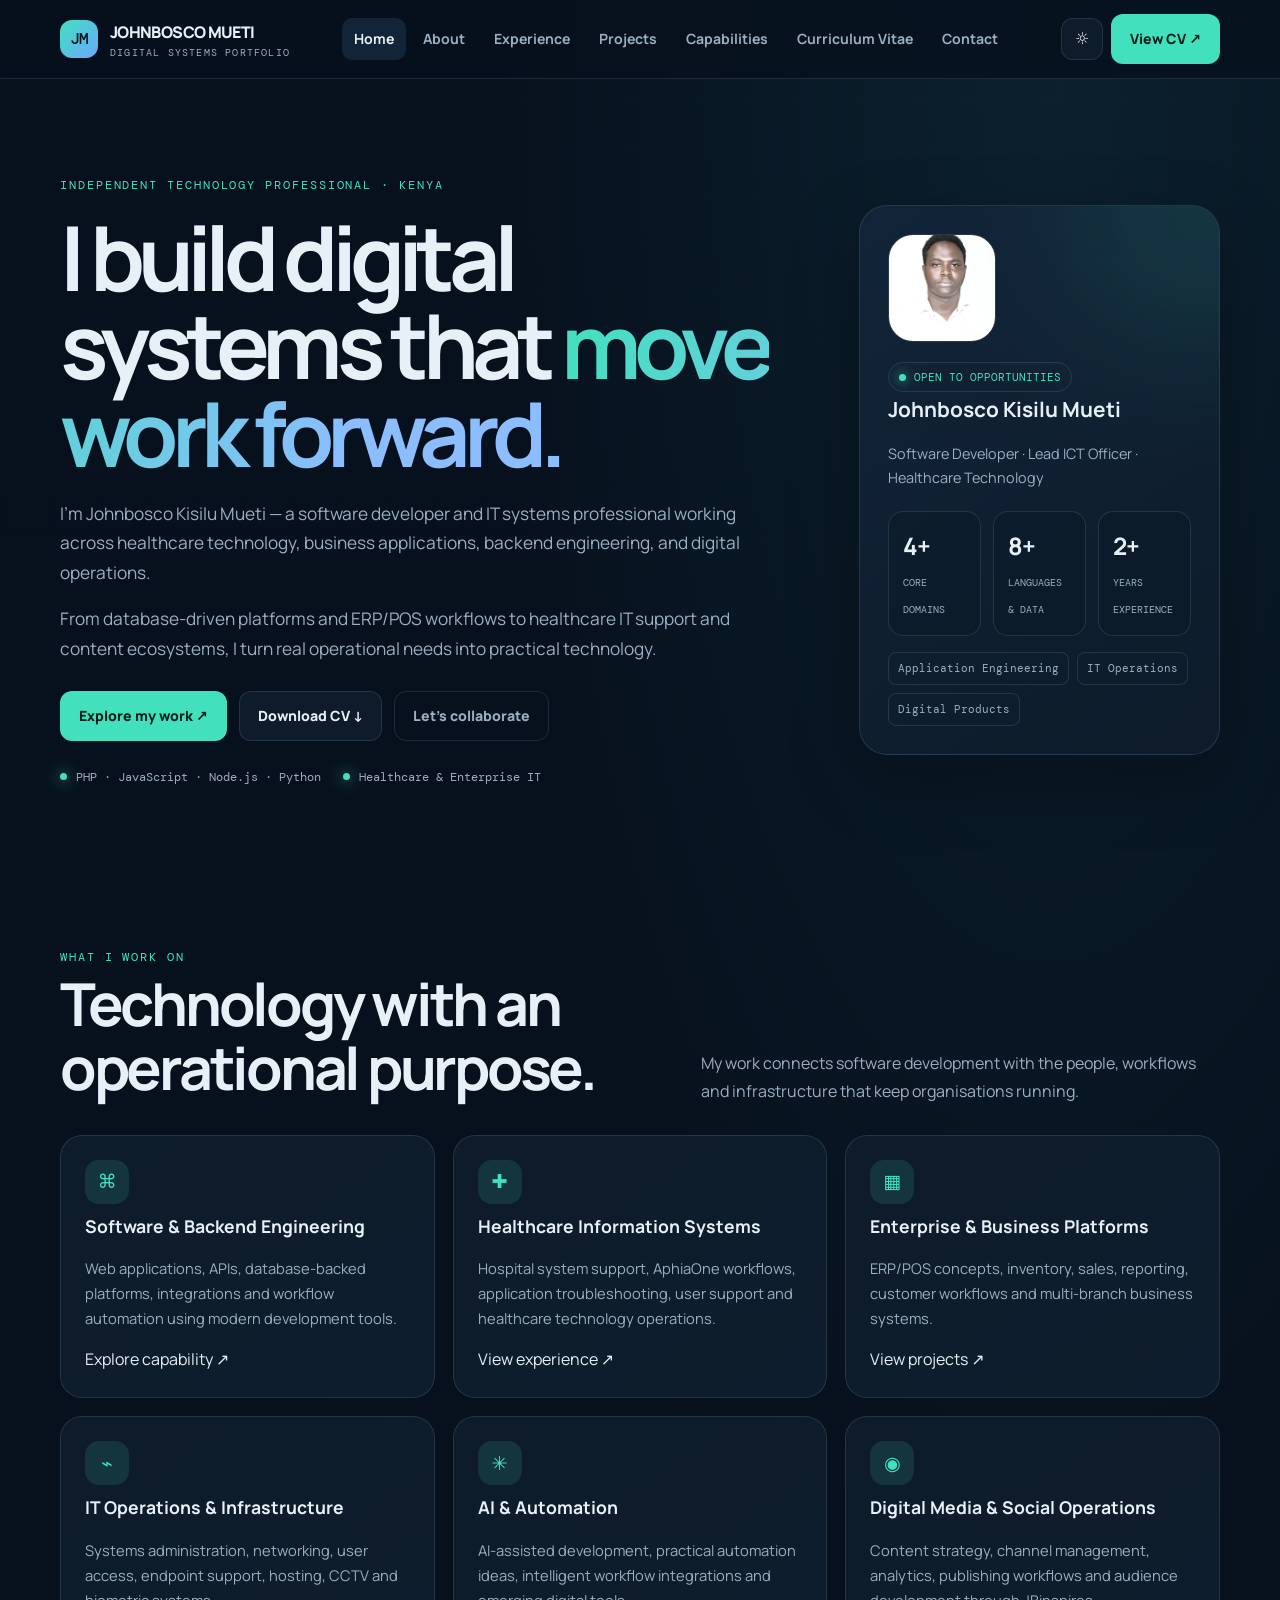
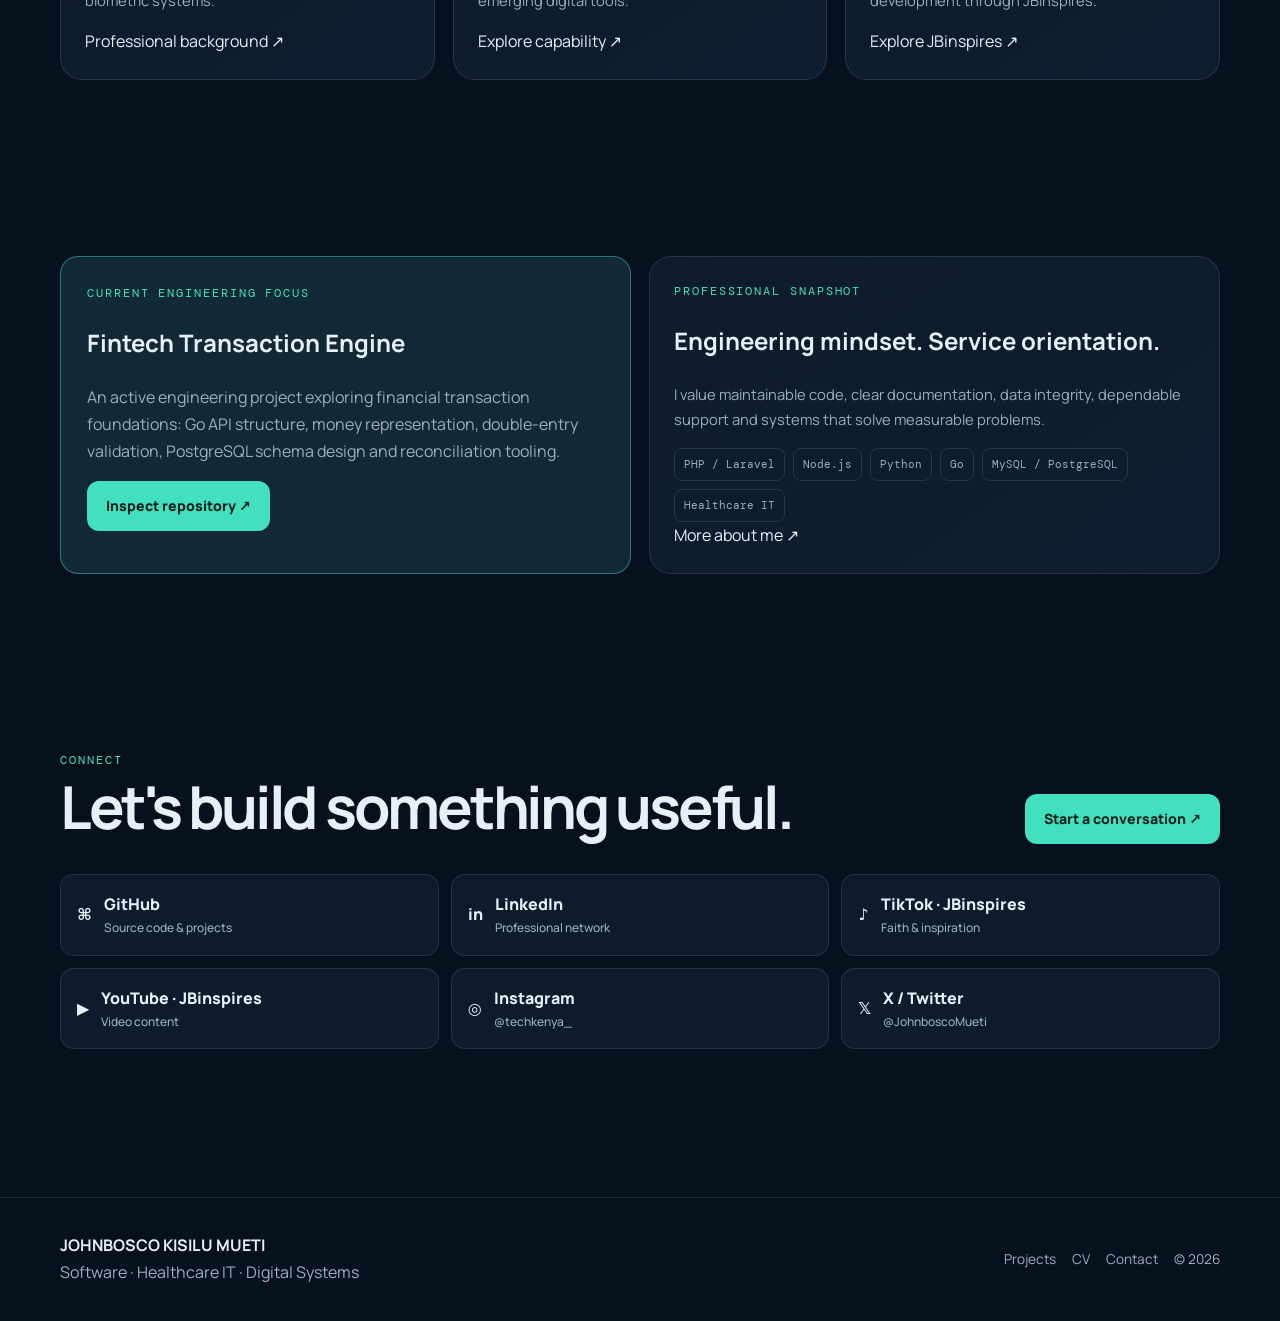
<file: index.html>
<!doctype html>
<html lang="en"><head>
<meta charset="utf-8"><meta name="viewport" content="width=device-width,initial-scale=1">
<title>Johnbosco Mueti | Software, Healthcare IT & Digital Systems</title>
<meta name="description" content="Portfolio of Johnbosco Kisilu Mueti — software developer, healthcare IT professional and systems administrator building useful digital products and business systems.">
<meta name="author" content="Johnbosco Kisilu Mueti"><meta name="theme-color" content="#07111d">
<meta property="og:title" content="Johnbosco Mueti — Digital Systems Portfolio"><meta property="og:description" content="Software engineering, healthcare technology, business systems and IT operations."><meta property="og:type" content="website"><meta property="og:url" content="https://kisilumueti.github.io/">
<link rel="icon" href="assets/favicon.svg" type="image/svg+xml"><link rel="stylesheet" href="assets/css/style.css">
</head><body>
<header class="site-header"><div class="container nav-wrap">
<a class="brand" href="index.html"><span class="brand-mark">JM</span><span>JOHNBOSCO MUETI<small>DIGITAL SYSTEMS PORTFOLIO</small></span></a>
<nav class="nav-links" id="primary-nav" aria-label="Main navigation"><a href="index.html">Home</a><a href="about.html">About</a><a href="experience.html">Experience</a><a href="projects.html">Projects</a><a href="services.html">Capabilities</a><a href="cv.html">Curriculum Vitae</a><a href="contact.html">Contact</a></nav>
<div class="nav-actions"><button class="icon-btn" id="theme-toggle" aria-label="Switch theme">☼</button><a class="btn btn-primary" href="cv.html">View CV ↗</a><button class="menu-btn" id="menu-toggle" aria-label="Open navigation" aria-expanded="false">☰</button></div>
</div></header>
<main>
<section class="hero"><div class="container hero-grid">
<div><div class="eyebrow reveal">INDEPENDENT TECHNOLOGY PROFESSIONAL · KENYA</div>
<h1 class="reveal delay-1">I build digital systems that <span class="gradient-text">move work forward.</span></h1>
<p class="hero-copy reveal delay-2">I’m Johnbosco Kisilu Mueti — a software developer and IT systems professional working across healthcare technology, business applications, backend engineering, and digital operations.</p>
<p class="hero-copy reveal delay-2">From database-driven platforms and ERP/POS workflows to healthcare IT support and content ecosystems, I turn real operational needs into practical technology.</p>
<div class="hero-actions reveal delay-3"><a class="btn btn-primary" href="projects.html">Explore my work ↗</a><a class="btn btn-secondary" href="cv.html">Download CV ↓</a><a class="btn btn-quiet" href="contact.html">Let's collaborate</a></div>
<div class="hero-meta reveal delay-3"><span>PHP · JavaScript · Node.js · Python</span><span>Healthcare & Enterprise IT</span></div></div>
<aside class="profile-panel reveal delay-2"><img class="avatar" src="passport.jpg" alt="Portrait of Johnbosco Mueti"><div class="status">OPEN TO OPPORTUNITIES</div><h3>Johnbosco Kisilu Mueti</h3><p>Software Developer · Lead ICT Officer · Healthcare Technology</p><div class="stat-grid"><div class="stat"><strong>4+</strong><span>Core domains</span></div><div class="stat"><strong>8+</strong><span>Languages & data</span></div><div class="stat"><strong>2+</strong><span>Years experience</span></div></div><div class="tag-list"><span class="tag">Application Engineering</span><span class="tag">IT Operations</span><span class="tag">Digital Products</span></div></aside>
</div></section>
<section class="section"><div class="container"><div class="section-head"><div><div class="eyebrow">WHAT I WORK ON</div><h2>Technology with an operational purpose.</h2></div><p>My work connects software development with the people, workflows and infrastructure that keep organisations running.</p></div>
<div class="grid-3">
<article class="card reveal"><div class="card-icon">⌘</div><h3>Software & Backend Engineering</h3><p>Web applications, APIs, database-backed platforms, integrations and workflow automation using modern development tools.</p><a href="services.html">Explore capability ↗</a></article>
<article class="card reveal delay-1"><div class="card-icon">✚</div><h3>Healthcare Information Systems</h3><p>Hospital system support, AphiaOne workflows, application troubleshooting, user support and healthcare technology operations.</p><a href="experience.html">View experience ↗</a></article>
<article class="card reveal delay-2"><div class="card-icon">▦</div><h3>Enterprise & Business Platforms</h3><p>ERP/POS concepts, inventory, sales, reporting, customer workflows and multi-branch business systems.</p><a href="projects.html">View projects ↗</a></article>
<article class="card reveal"><div class="card-icon">⌁</div><h3>IT Operations & Infrastructure</h3><p>Systems administration, networking, user access, endpoint support, hosting, CCTV and biometric systems.</p><a href="experience.html">Professional background ↗</a></article>
<article class="card reveal delay-1"><div class="card-icon">✳</div><h3>AI & Automation</h3><p>AI-assisted development, practical automation ideas, intelligent workflow integrations and emerging digital tools.</p><a href="services.html">Explore capability ↗</a></article>
<article class="card reveal delay-2"><div class="card-icon">◉</div><h3>Digital Media & Social Operations</h3><p>Content strategy, channel management, analytics, publishing workflows and audience development through JBinspires.</p><a href="about.html#jbinspires">Explore JBinspires ↗</a></article>
</div></div></section>
<section class="section"><div class="container grid-2">
<div class="callout reveal"><div class="eyebrow">CURRENT ENGINEERING FOCUS</div><h2>Fintech Transaction Engine</h2><p class="muted">An active engineering project exploring financial transaction foundations: Go API structure, money representation, double-entry validation, PostgreSQL schema design and reconciliation tooling.</p><a class="btn btn-primary" href="https://github.com/kisilumueti/fintech-transaction-engine" target="_blank" rel="noopener">Inspect repository ↗</a></div>
<div class="card reveal delay-1"><div class="eyebrow">PROFESSIONAL SNAPSHOT</div><h2>Engineering mindset. Service orientation.</h2><p>I value maintainable code, clear documentation, data integrity, dependable support and systems that solve measurable problems.</p><div class="tag-list"><span class="tag">PHP / Laravel</span><span class="tag">Node.js</span><span class="tag">Python</span><span class="tag">Go</span><span class="tag">MySQL / PostgreSQL</span><span class="tag">Healthcare IT</span></div><a href="about.html">More about me ↗</a></div>
</div></section>
<section class="section"><div class="container"><div class="section-head"><div><div class="eyebrow">CONNECT</div><h2>Let's build something useful.</h2></div><a class="btn btn-primary" href="contact.html">Start a conversation ↗</a></div><div class="social-grid">
<a class="social-link" href="https://github.com/kisilumueti" target="_blank" rel="noopener">⌘ <div>GitHub<span>Source code & projects</span></div></a>
<a class="social-link" href="https://www.linkedin.com/in/johnboscokisilumueti/" target="_blank" rel="noopener">in <div>LinkedIn<span>Professional network</span></div></a>
<a class="social-link" href="https://www.tiktok.com/@jbinspires" target="_blank" rel="noopener">♪ <div>TikTok · JBinspires<span>Faith & inspiration</span></div></a>
<a class="social-link" href="https://youtube.com/@jbinspires_official" target="_blank" rel="noopener">▶ <div>YouTube · JBinspires<span>Video content</span></div></a>
<a class="social-link" href="https://instagram.com/techkenya_" target="_blank" rel="noopener">◎ <div>Instagram<span>@techkenya_</span></div></a>
<a class="social-link" href="https://x.com/JohnboscoMueti" target="_blank" rel="noopener">𝕏 <div>X / Twitter<span>@JohnboscoMueti</span></div></a>
</div></div></section>
</main>
<footer class="site-footer"><div class="container footer-inner"><div><strong>JOHNBOSCO KISILU MUETI</strong><div class="muted">Software · Healthcare IT · Digital Systems</div></div><div class="footer-links"><a href="projects.html">Projects</a><a href="cv.html">CV</a><a href="contact.html">Contact</a><span>© <span data-year></span></span></div></div></footer>
<button class="back-top" aria-label="Back to top">↑</button><script src="assets/js/main.js" defer></script><script>document.querySelector('[data-year]').textContent=new Date().getFullYear()</script>
</body></html>
</file>
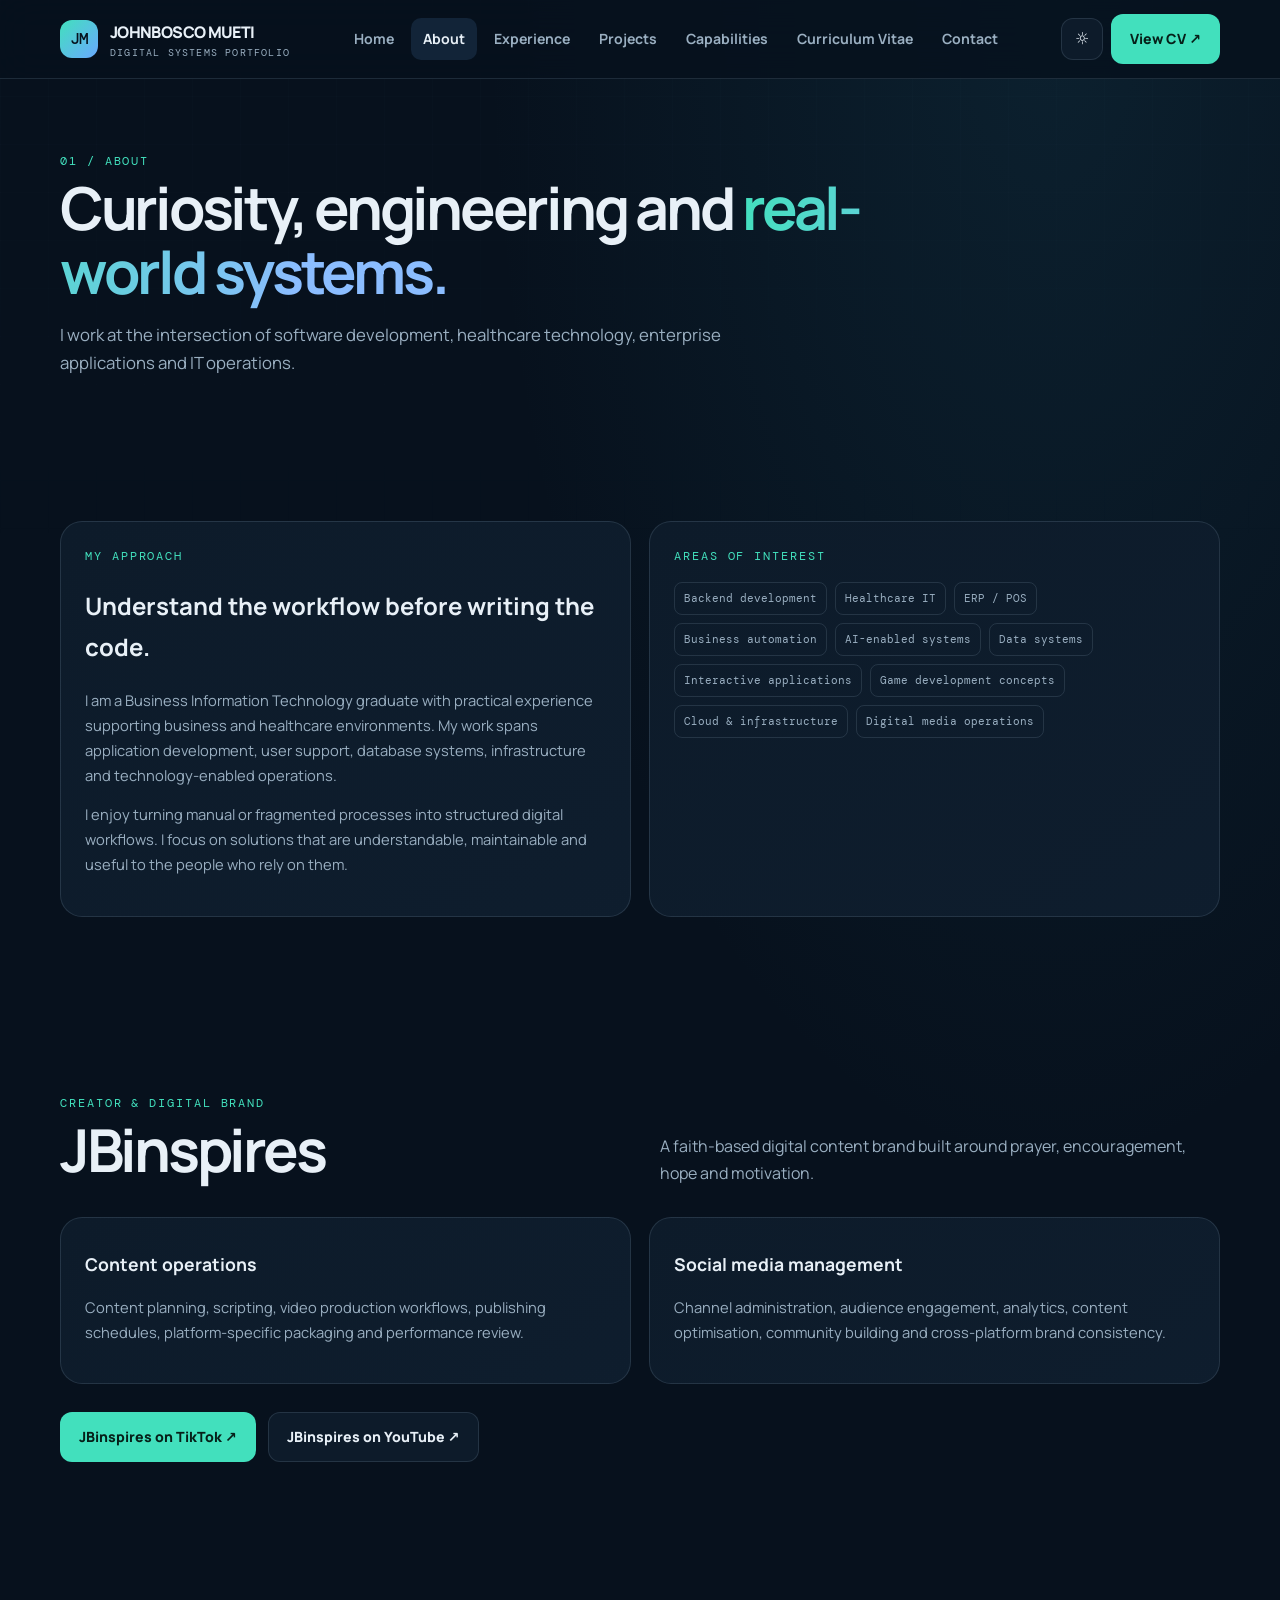
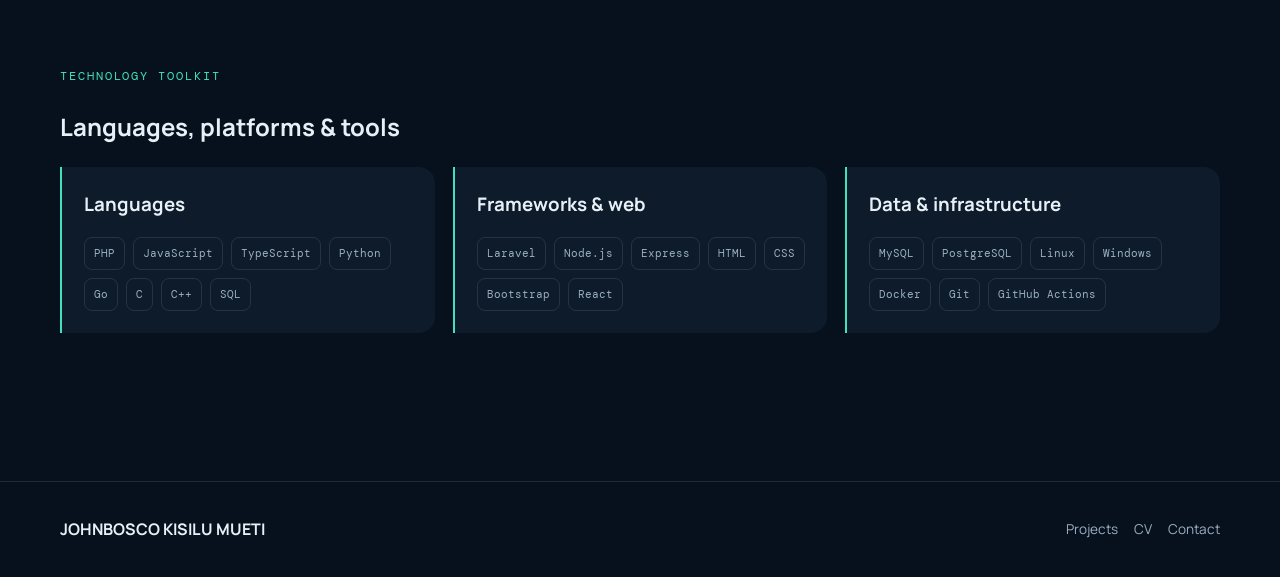
<file: about.html>
<!doctype html><html lang="en"><head><meta charset="utf-8"><meta name="viewport" content="width=device-width,initial-scale=1"><title>About | Johnbosco Mueti</title><meta name="description" content="About Johnbosco Kisilu Mueti, software developer and IT systems professional."><link rel="stylesheet" href="assets/css/style.css"></head><body>
<header class="site-header"><div class="container nav-wrap"><a class="brand" href="index.html"><span class="brand-mark">JM</span><span>JOHNBOSCO MUETI<small>DIGITAL SYSTEMS PORTFOLIO</small></span></a><nav class="nav-links" id="primary-nav"><a href="index.html">Home</a><a href="about.html">About</a><a href="experience.html">Experience</a><a href="projects.html">Projects</a><a href="services.html">Capabilities</a><a href="cv.html">Curriculum Vitae</a><a href="contact.html">Contact</a></nav><div class="nav-actions"><button class="icon-btn" id="theme-toggle">☼</button><a class="btn btn-primary" href="cv.html">View CV ↗</a><button class="menu-btn" id="menu-toggle" aria-label="Open navigation" aria-expanded="false">☰</button></div></div></header>
<main><section class="page-hero"><div class="container"><div class="eyebrow">01 / ABOUT</div><h1 class="page-title">Curiosity, engineering and <span class="gradient-text">real-world systems.</span></h1><p>I work at the intersection of software development, healthcare technology, enterprise applications and IT operations.</p></div></section>
<section class="section"><div class="container grid-2"><article class="card reveal"><div class="eyebrow">MY APPROACH</div><h2>Understand the workflow before writing the code.</h2><p>I am a Business Information Technology graduate with practical experience supporting business and healthcare environments. My work spans application development, user support, database systems, infrastructure and technology-enabled operations.</p><p>I enjoy turning manual or fragmented processes into structured digital workflows. I focus on solutions that are understandable, maintainable and useful to the people who rely on them.</p></article><article class="card reveal delay-1"><div class="eyebrow">AREAS OF INTEREST</div><div class="tag-list"><span class="tag">Backend development</span><span class="tag">Healthcare IT</span><span class="tag">ERP / POS</span><span class="tag">Business automation</span><span class="tag">AI-enabled systems</span><span class="tag">Data systems</span><span class="tag">Interactive applications</span><span class="tag">Game development concepts</span><span class="tag">Cloud & infrastructure</span><span class="tag">Digital media operations</span></div></article></div></section>
<section class="section" id="jbinspires"><div class="container"><div class="section-head"><div><div class="eyebrow">CREATOR & DIGITAL BRAND</div><h2>JBinspires</h2></div><p>A faith-based digital content brand built around prayer, encouragement, hope and motivation.</p></div><div class="grid-2"><article class="card reveal"><h3>Content operations</h3><p>Content planning, scripting, video production workflows, publishing schedules, platform-specific packaging and performance review.</p></article><article class="card reveal delay-1"><h3>Social media management</h3><p>Channel administration, audience engagement, analytics, content optimisation, community building and cross-platform brand consistency.</p></article></div><div class="hero-actions"><a class="btn btn-primary" href="https://www.tiktok.com/@jbinspires" target="_blank" rel="noopener">JBinspires on TikTok ↗</a><a class="btn btn-secondary" href="https://youtube.com/@jbinspires_official" target="_blank" rel="noopener">JBinspires on YouTube ↗</a></div></div></section>
<section class="section"><div class="container"><div class="eyebrow">TECHNOLOGY TOOLKIT</div><h2>Languages, platforms & tools</h2><div class="grid-3"><div class="skill-group"><h3>Languages</h3><div class="tag-list"><span class="tag">PHP</span><span class="tag">JavaScript</span><span class="tag">TypeScript</span><span class="tag">Python</span><span class="tag">Go</span><span class="tag">C</span><span class="tag">C++</span><span class="tag">SQL</span></div></div><div class="skill-group"><h3>Frameworks & web</h3><div class="tag-list"><span class="tag">Laravel</span><span class="tag">Node.js</span><span class="tag">Express</span><span class="tag">HTML</span><span class="tag">CSS</span><span class="tag">Bootstrap</span><span class="tag">React</span></div></div><div class="skill-group"><h3>Data & infrastructure</h3><div class="tag-list"><span class="tag">MySQL</span><span class="tag">PostgreSQL</span><span class="tag">Linux</span><span class="tag">Windows</span><span class="tag">Docker</span><span class="tag">Git</span><span class="tag">GitHub Actions</span></div></div></div></div></section></main>
<footer class="site-footer"><div class="container footer-inner"><strong>JOHNBOSCO KISILU MUETI</strong><div class="footer-links"><a href="projects.html">Projects</a><a href="cv.html">CV</a><a href="contact.html">Contact</a></div></div></footer><button class="back-top" aria-label="Back to top">↑</button><script src="assets/js/main.js" defer></script></body></html>
</file>
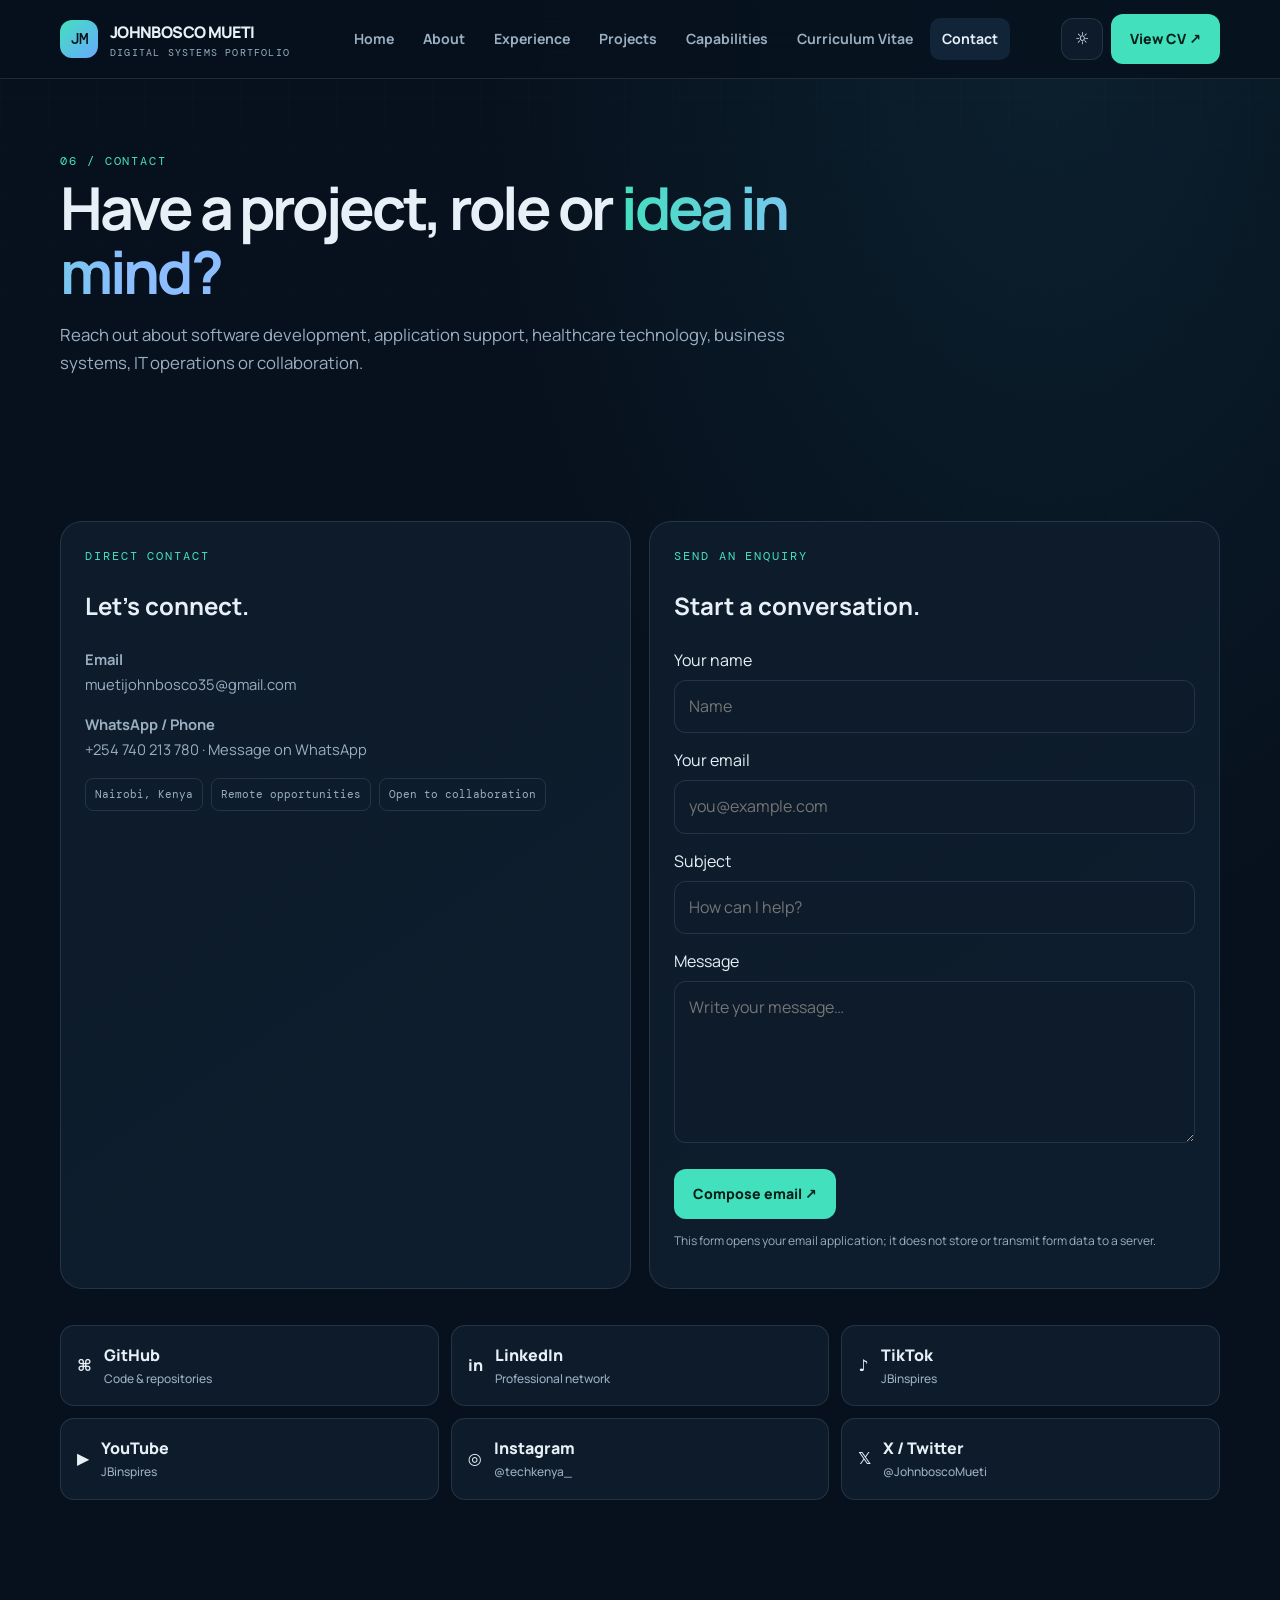
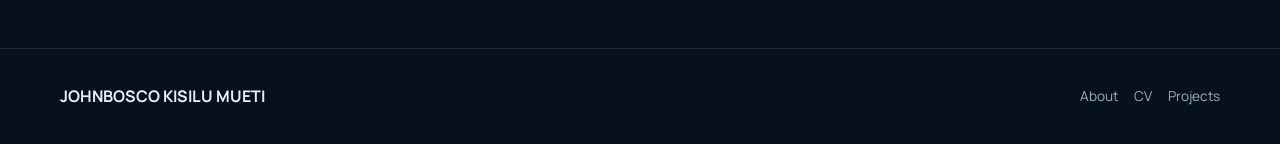
<file: contact.html>
<!doctype html><html lang="en"><head><meta charset="utf-8"><meta name="viewport" content="width=device-width,initial-scale=1"><title>Contact | Johnbosco Mueti</title><meta name="description" content="Contact Johnbosco Mueti for software development, healthcare technology and IT opportunities."><link rel="stylesheet" href="assets/css/style.css"></head><body>
<header class="site-header"><div class="container nav-wrap"><a class="brand" href="index.html"><span class="brand-mark">JM</span><span>JOHNBOSCO MUETI<small>DIGITAL SYSTEMS PORTFOLIO</small></span></a><nav class="nav-links" id="primary-nav"><a href="index.html">Home</a><a href="about.html">About</a><a href="experience.html">Experience</a><a href="projects.html">Projects</a><a href="services.html">Capabilities</a><a href="cv.html">Curriculum Vitae</a><a href="contact.html">Contact</a></nav><div class="nav-actions"><button class="icon-btn" id="theme-toggle">☼</button><a class="btn btn-primary" href="cv.html">View CV ↗</a><button class="menu-btn" id="menu-toggle" aria-label="Open navigation" aria-expanded="false">☰</button></div></div></header>
<main><section class="page-hero"><div class="container"><div class="eyebrow">06 / CONTACT</div><h1 class="page-title">Have a project, role or <span class="gradient-text">idea in mind?</span></h1><p>Reach out about software development, application support, healthcare technology, business systems, IT operations or collaboration.</p></div></section>
<section class="section"><div class="container grid-2"><div class="card reveal"><div class="eyebrow">DIRECT CONTACT</div><h2>Let's connect.</h2><p><strong>Email</strong><br><a href="mailto:muetijohnbosco35@gmail.com">muetijohnbosco35@gmail.com</a></p><p><strong>WhatsApp / Phone</strong><br><a href="https://wa.me/254740213780" target="_blank" rel="noopener">+254 740 213 780 · Message on WhatsApp</a></p><div class="tag-list"><span class="tag">Nairobi, Kenya</span><span class="tag">Remote opportunities</span><span class="tag">Open to collaboration</span></div></div>
<form class="card reveal delay-1" id="contact-form"><div class="eyebrow">SEND AN ENQUIRY</div><h2>Start a conversation.</h2><label for="name">Your name</label><input class="field" id="name" name="name" required placeholder="Name" style="width:100%;margin:6px 0 14px"><label for="email">Your email</label><input class="field" id="email" name="email" type="email" required placeholder="you@example.com" style="width:100%;margin:6px 0 14px"><label for="subject">Subject</label><input class="field" id="subject" name="subject" required placeholder="How can I help?" style="width:100%;margin:6px 0 14px"><label for="message">Message</label><textarea class="field" id="message" name="message" rows="5" required placeholder="Write your message…" style="width:100%;margin:6px 0 18px;resize:vertical"></textarea><button class="btn btn-primary" type="submit">Compose email ↗</button><p class="muted" style="font-size:.75rem">This form opens your email application; it does not store or transmit form data to a server.</p></form></div>
<div class="container" style="margin-top:36px"><div class="social-grid"><a class="social-link" href="https://github.com/kisilumueti" target="_blank" rel="noopener">⌘ <div>GitHub<span>Code & repositories</span></div></a><a class="social-link" href="https://www.linkedin.com/in/johnboscokisilumueti/" target="_blank" rel="noopener">in <div>LinkedIn<span>Professional network</span></div></a><a class="social-link" href="https://www.tiktok.com/@jbinspires" target="_blank" rel="noopener">♪ <div>TikTok<span>JBinspires</span></div></a><a class="social-link" href="https://youtube.com/@jbinspires_official" target="_blank" rel="noopener">▶ <div>YouTube<span>JBinspires</span></div></a><a class="social-link" href="https://instagram.com/techkenya_" target="_blank" rel="noopener">◎ <div>Instagram<span>@techkenya_</span></div></a><a class="social-link" href="https://x.com/JohnboscoMueti" target="_blank" rel="noopener">𝕏 <div>X / Twitter<span>@JohnboscoMueti</span></div></a></div></div></section></main>
<footer class="site-footer"><div class="container footer-inner"><strong>JOHNBOSCO KISILU MUETI</strong><div class="footer-links"><a href="about.html">About</a><a href="cv.html">CV</a><a href="projects.html">Projects</a></div></div></footer><button class="back-top" aria-label="Back to top">↑</button><script src="assets/js/main.js" defer></script></body></html>
</file>
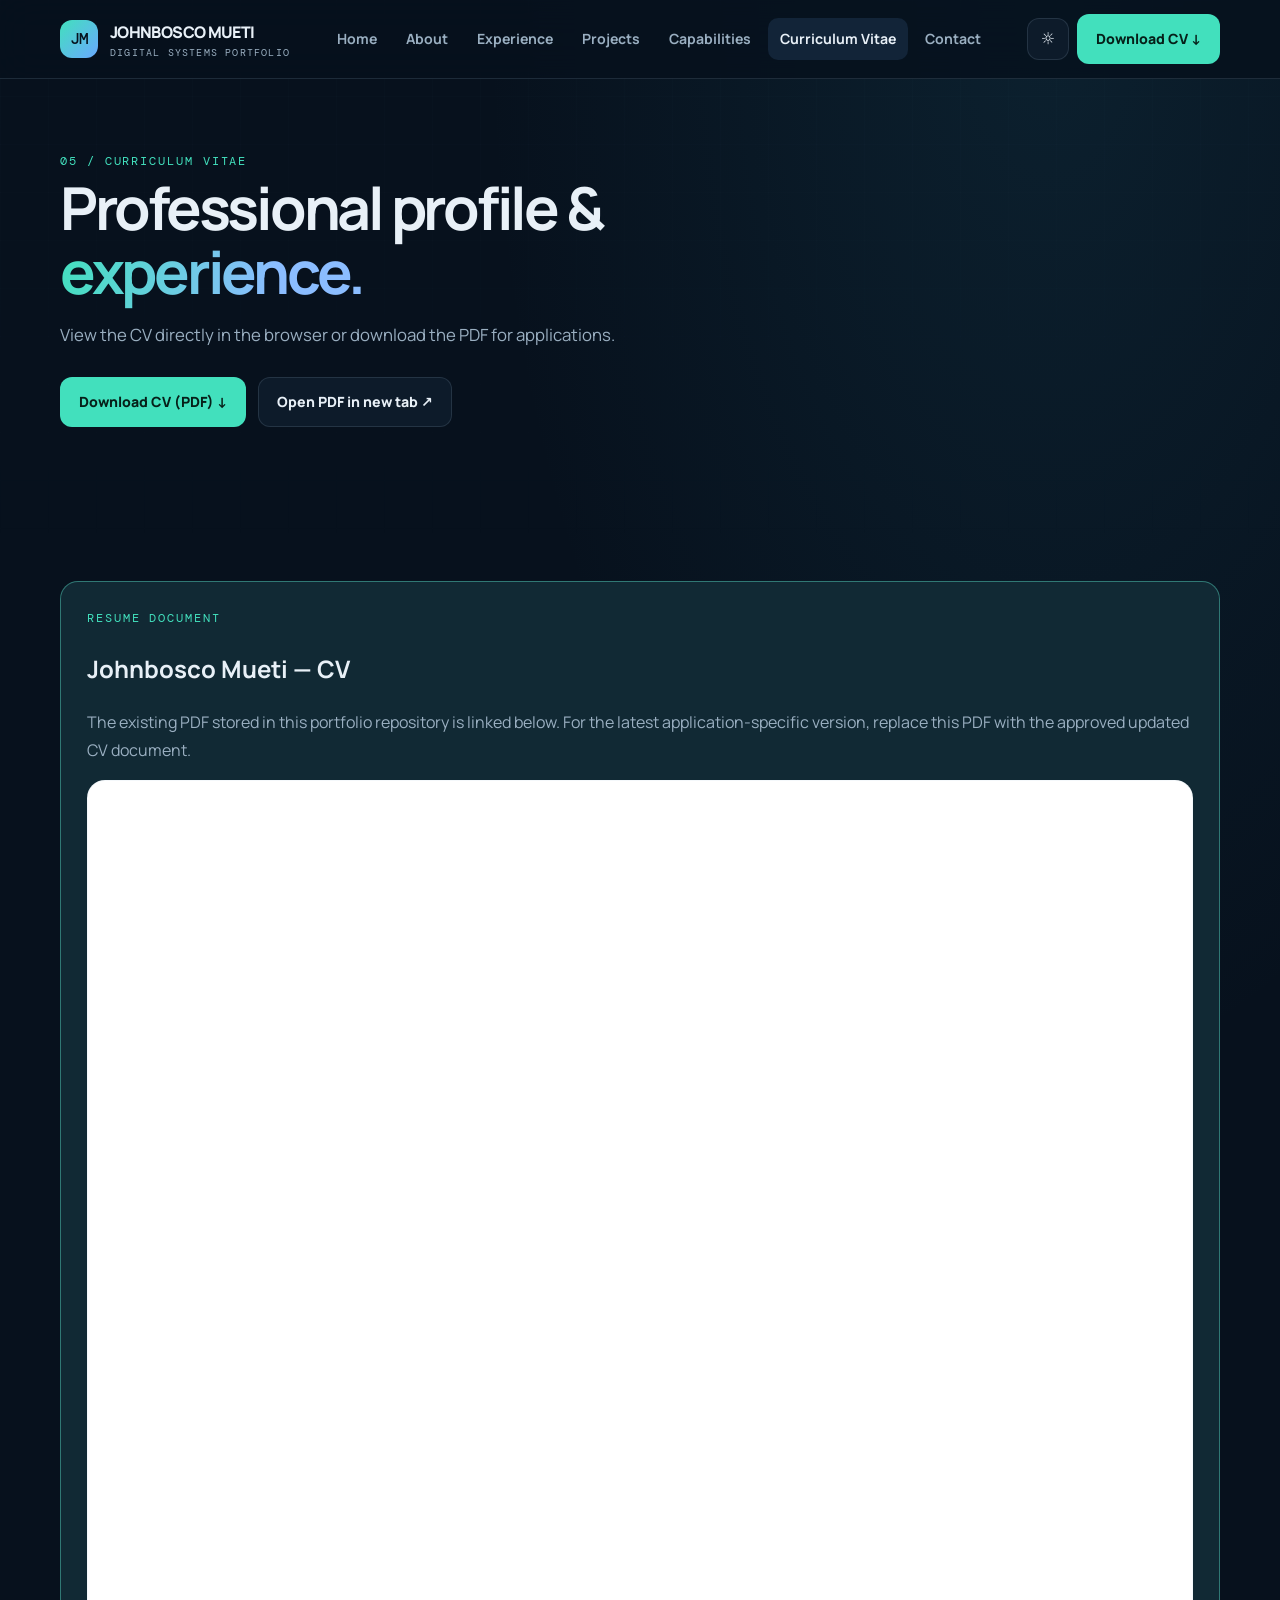
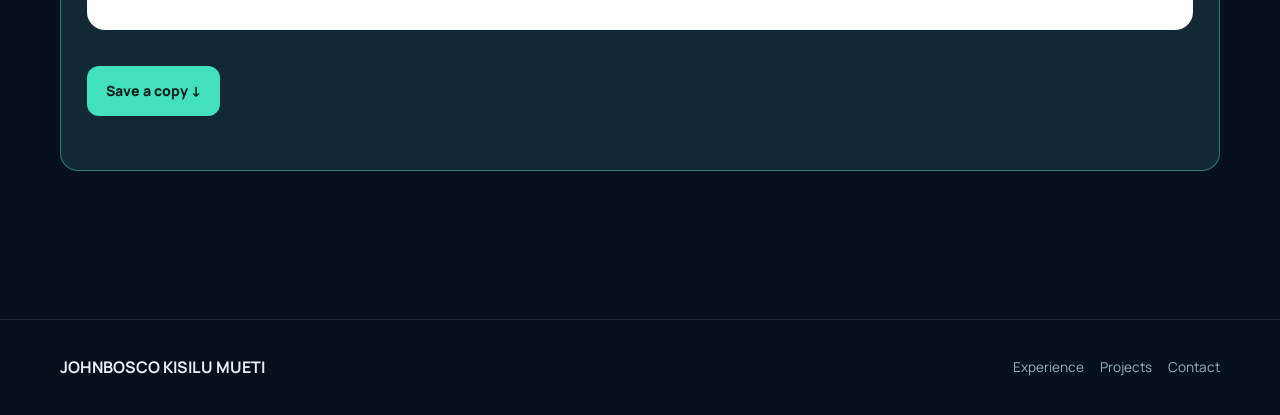
<file: cv.html>
<!doctype html><html lang="en"><head><meta charset="utf-8"><meta name="viewport" content="width=device-width,initial-scale=1"><title>Curriculum Vitae | Johnbosco Mueti</title><meta name="description" content="View or download the CV of Johnbosco Kisilu Mueti."><link rel="stylesheet" href="assets/css/style.css"></head><body>
<header class="site-header"><div class="container nav-wrap"><a class="brand" href="index.html"><span class="brand-mark">JM</span><span>JOHNBOSCO MUETI<small>DIGITAL SYSTEMS PORTFOLIO</small></span></a><nav class="nav-links" id="primary-nav"><a href="index.html">Home</a><a href="about.html">About</a><a href="experience.html">Experience</a><a href="projects.html">Projects</a><a href="services.html">Capabilities</a><a href="cv.html">Curriculum Vitae</a><a href="contact.html">Contact</a></nav><div class="nav-actions"><button class="icon-btn" id="theme-toggle">☼</button><a class="btn btn-primary" href="Johnbosco_Mueti_CV.pdf" download>Download CV ↓</a><button class="menu-btn" id="menu-toggle" aria-label="Open navigation" aria-expanded="false">☰</button></div></div></header>
<main><section class="page-hero"><div class="container"><div class="eyebrow">05 / CURRICULUM VITAE</div><h1 class="page-title">Professional profile & <span class="gradient-text">experience.</span></h1><p>View the CV directly in the browser or download the PDF for applications.</p><div class="hero-actions"><a class="btn btn-primary" href="Johnbosco_Mueti_CV.pdf" download>Download CV (PDF) ↓</a><a class="btn btn-secondary" href="Johnbosco_Mueti_CV.pdf" target="_blank" rel="noopener">Open PDF in new tab ↗</a></div></div></section>
<section class="section"><div class="container"><div class="callout reveal"><div class="eyebrow">RESUME DOCUMENT</div><h2>Johnbosco Mueti — CV</h2><p class="muted">The existing PDF stored in this portfolio repository is linked below. For the latest application-specific version, replace this PDF with the approved updated CV document.</p><iframe class="cv-frame" src="Johnbosco_Mueti_CV.pdf#view=FitH" title="Johnbosco Mueti CV PDF"></iframe><div class="hero-actions"><a class="btn btn-primary" href="Johnbosco_Mueti_CV.pdf" download>Save a copy ↓</a></div></div></div></section></main>
<footer class="site-footer"><div class="container footer-inner"><strong>JOHNBOSCO KISILU MUETI</strong><div class="footer-links"><a href="experience.html">Experience</a><a href="projects.html">Projects</a><a href="contact.html">Contact</a></div></div></footer><button class="back-top" aria-label="Back to top">↑</button><script src="assets/js/main.js" defer></script></body></html>
</file>
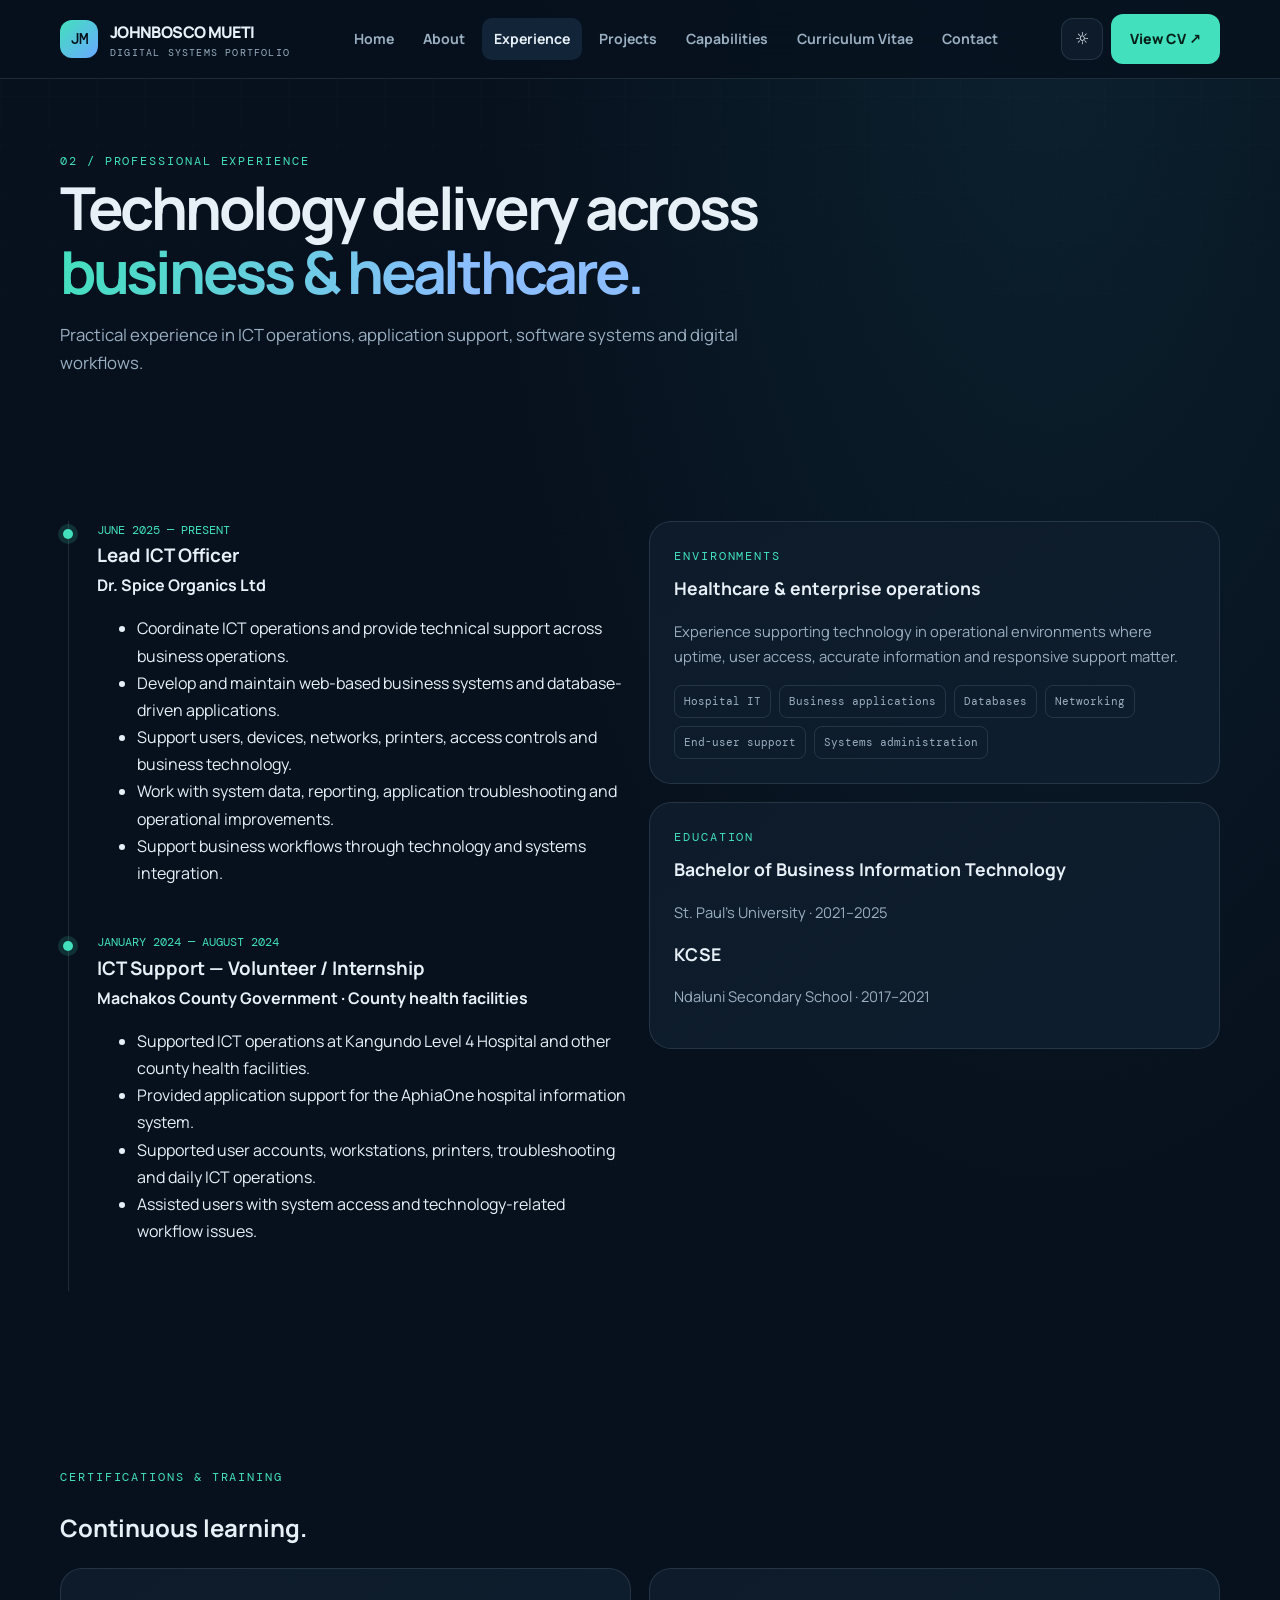
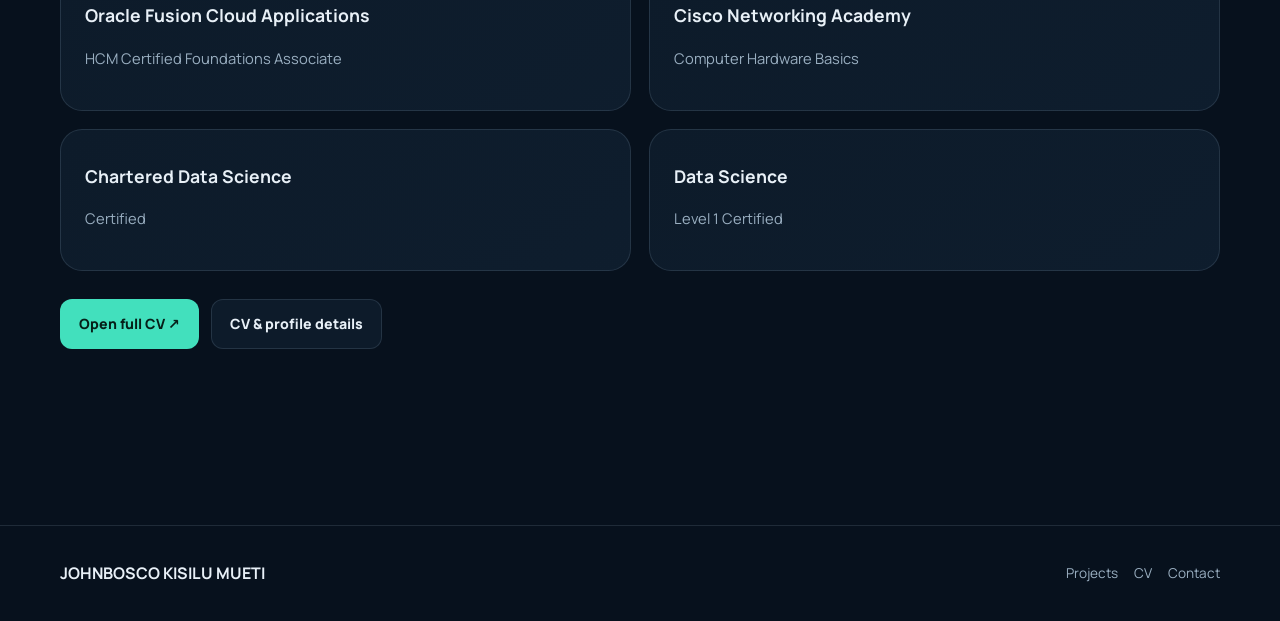
<file: experience.html>
<!doctype html><html lang="en"><head><meta charset="utf-8"><meta name="viewport" content="width=device-width,initial-scale=1"><title>Experience | Johnbosco Mueti</title><meta name="description" content="Professional experience in ICT operations, healthcare information systems and software development."><link rel="stylesheet" href="assets/css/style.css"></head><body>
<header class="site-header"><div class="container nav-wrap"><a class="brand" href="index.html"><span class="brand-mark">JM</span><span>JOHNBOSCO MUETI<small>DIGITAL SYSTEMS PORTFOLIO</small></span></a><nav class="nav-links" id="primary-nav"><a href="index.html">Home</a><a href="about.html">About</a><a href="experience.html">Experience</a><a href="projects.html">Projects</a><a href="services.html">Capabilities</a><a href="cv.html">Curriculum Vitae</a><a href="contact.html">Contact</a></nav><div class="nav-actions"><button class="icon-btn" id="theme-toggle">☼</button><a class="btn btn-primary" href="cv.html">View CV ↗</a><button class="menu-btn" id="menu-toggle" aria-label="Open navigation" aria-expanded="false">☰</button></div></div></header>
<main><section class="page-hero"><div class="container"><div class="eyebrow">02 / PROFESSIONAL EXPERIENCE</div><h1 class="page-title">Technology delivery across <span class="gradient-text">business & healthcare.</span></h1><p>Practical experience in ICT operations, application support, software systems and digital workflows.</p></div></section>
<section class="section"><div class="container grid-2"><div class="timeline">
<div class="timeline-item reveal"><div class="meta">JUNE 2025 — PRESENT</div><h3>Lead ICT Officer</h3><strong>Dr. Spice Organics Ltd</strong><ul><li>Coordinate ICT operations and provide technical support across business operations.</li><li>Develop and maintain web-based business systems and database-driven applications.</li><li>Support users, devices, networks, printers, access controls and business technology.</li><li>Work with system data, reporting, application troubleshooting and operational improvements.</li><li>Support business workflows through technology and systems integration.</li></ul></div>
<div class="timeline-item reveal"><div class="meta">JANUARY 2024 — AUGUST 2024</div><h3>ICT Support — Volunteer / Internship</h3><strong>Machakos County Government · County health facilities</strong><ul><li>Supported ICT operations at Kangundo Level 4 Hospital and other county health facilities.</li><li>Provided application support for the AphiaOne hospital information system.</li><li>Supported user accounts, workstations, printers, troubleshooting and daily ICT operations.</li><li>Assisted users with system access and technology-related workflow issues.</li></ul></div></div>
<aside><div class="card reveal"><div class="eyebrow">ENVIRONMENTS</div><h3>Healthcare & enterprise operations</h3><p>Experience supporting technology in operational environments where uptime, user access, accurate information and responsive support matter.</p><div class="tag-list"><span class="tag">Hospital IT</span><span class="tag">Business applications</span><span class="tag">Databases</span><span class="tag">Networking</span><span class="tag">End-user support</span><span class="tag">Systems administration</span></div></div><div class="card reveal delay-1" style="margin-top:18px"><div class="eyebrow">EDUCATION</div><h3>Bachelor of Business Information Technology</h3><p>St. Paul's University · 2021–2025</p><h3>KCSE</h3><p>Ndaluni Secondary School · 2017–2021</p></div></aside></div></section>
<section class="section"><div class="container"><div class="eyebrow">CERTIFICATIONS & TRAINING</div><h2>Continuous learning.</h2><div class="grid-2"><div class="card reveal"><h3>Oracle Fusion Cloud Applications</h3><p>HCM Certified Foundations Associate</p></div><div class="card reveal delay-1"><h3>Cisco Networking Academy</h3><p>Computer Hardware Basics</p></div><div class="card reveal"><h3>Chartered Data Science</h3><p>Certified</p></div><div class="card reveal delay-1"><h3>Data Science</h3><p>Level 1 Certified</p></div></div><div class="hero-actions"><a class="btn btn-primary" href="Johnbosco_Mueti_CV.pdf" target="_blank">Open full CV ↗</a><a class="btn btn-secondary" href="cv.html">CV & profile details</a></div></div></section></main>
<footer class="site-footer"><div class="container footer-inner"><strong>JOHNBOSCO KISILU MUETI</strong><div class="footer-links"><a href="projects.html">Projects</a><a href="cv.html">CV</a><a href="contact.html">Contact</a></div></div></footer><button class="back-top" aria-label="Back to top">↑</button><script src="assets/js/main.js" defer></script></body></html>
</file>
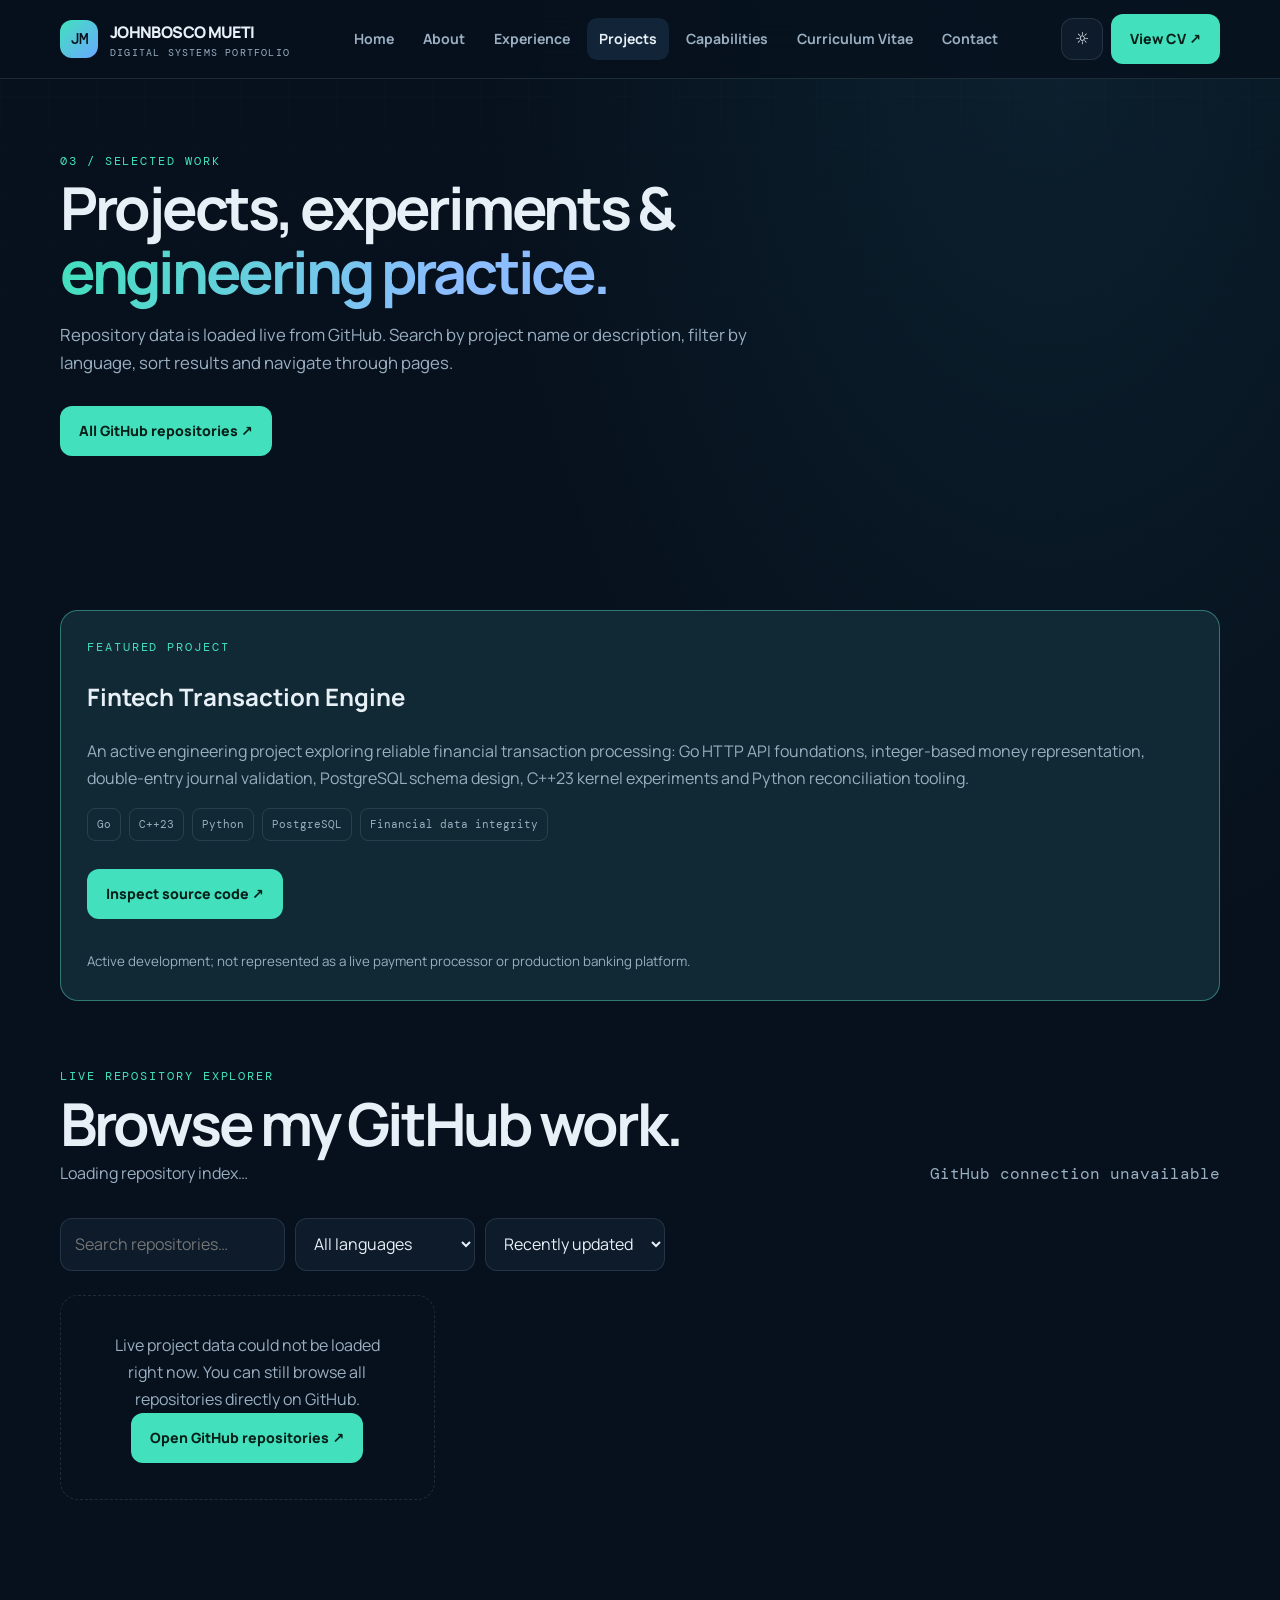
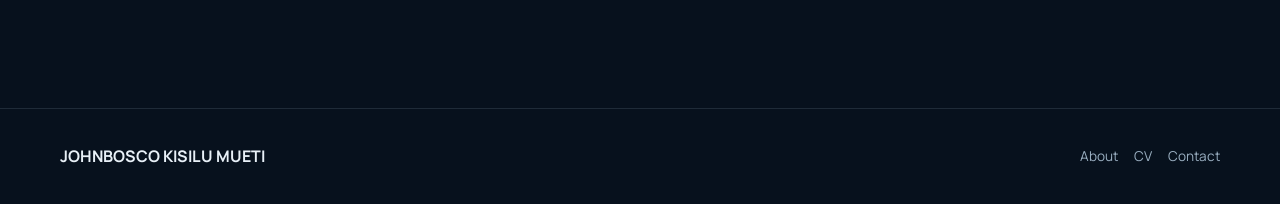
<file: projects.html>
<!doctype html><html lang="en"><head><meta charset="utf-8"><meta name="viewport" content="width=device-width,initial-scale=1"><title>Projects | Johnbosco Mueti</title><meta name="description" content="Browse software engineering, backend, healthcare IT and business systems projects by Johnbosco Mueti."><link rel="stylesheet" href="assets/css/style.css"></head><body>
<header class="site-header"><div class="container nav-wrap"><a class="brand" href="index.html"><span class="brand-mark">JM</span><span>JOHNBOSCO MUETI<small>DIGITAL SYSTEMS PORTFOLIO</small></span></a><nav class="nav-links" id="primary-nav"><a href="index.html">Home</a><a href="about.html">About</a><a href="experience.html">Experience</a><a href="projects.html">Projects</a><a href="services.html">Capabilities</a><a href="cv.html">Curriculum Vitae</a><a href="contact.html">Contact</a></nav><div class="nav-actions"><button class="icon-btn" id="theme-toggle">☼</button><a class="btn btn-primary" href="cv.html">View CV ↗</a><button class="menu-btn" id="menu-toggle" aria-label="Open navigation" aria-expanded="false">☰</button></div></div></header>
<main><section class="page-hero"><div class="container"><div class="eyebrow">03 / SELECTED WORK</div><h1 class="page-title">Projects, experiments & <span class="gradient-text">engineering practice.</span></h1><p>Repository data is loaded live from GitHub. Search by project name or description, filter by language, sort results and navigate through pages.</p><div class="hero-actions"><a class="btn btn-primary" href="https://github.com/kisilumueti?tab=repositories" target="_blank" rel="noopener">All GitHub repositories ↗</a></div></div></section>
<section class="section"><div class="container"><div class="callout reveal"><div class="eyebrow">FEATURED PROJECT</div><h2>Fintech Transaction Engine</h2><p class="muted">An active engineering project exploring reliable financial transaction processing: Go HTTP API foundations, integer-based money representation, double-entry journal validation, PostgreSQL schema design, C++23 kernel experiments and Python reconciliation tooling.</p><div class="tag-list"><span class="tag">Go</span><span class="tag">C++23</span><span class="tag">Python</span><span class="tag">PostgreSQL</span><span class="tag">Financial data integrity</span></div><div class="hero-actions"><a class="btn btn-primary" href="https://github.com/kisilumueti/fintech-transaction-engine" target="_blank" rel="noopener">Inspect source code ↗</a></div><small class="muted">Active development; not represented as a live payment processor or production banking platform.</small></div>
<div class="section-head" style="margin-top:65px"><div><div class="eyebrow">LIVE REPOSITORY EXPLORER</div><h2>Browse my GitHub work.</h2><p id="project-count">Loading repository index…</p></div><span class="meta muted" id="project-status">Connecting to GitHub</span></div>
<div class="project-toolbar"><input class="field" id="project-search" type="search" placeholder="Search repositories…" aria-label="Search repositories"><select class="field" id="project-language" aria-label="Filter by programming language"><option value="all">All languages</option></select><select class="field" id="project-sort" aria-label="Sort repositories"><option value="updated">Recently updated</option><option value="stars">Most stars</option><option value="name">Name A–Z</option></select></div>
<div class="project-grid" id="github-projects"><div class="loading shimmer">Loading live GitHub repositories…</div></div><div class="pagination" id="project-pagination" aria-label="Repository pages"></div></div></section></main>
<footer class="site-footer"><div class="container footer-inner"><strong>JOHNBOSCO KISILU MUETI</strong><div class="footer-links"><a href="about.html">About</a><a href="cv.html">CV</a><a href="contact.html">Contact</a></div></div></footer><button class="back-top" aria-label="Back to top">↑</button><script src="assets/js/main.js" defer></script></body></html>
</file>
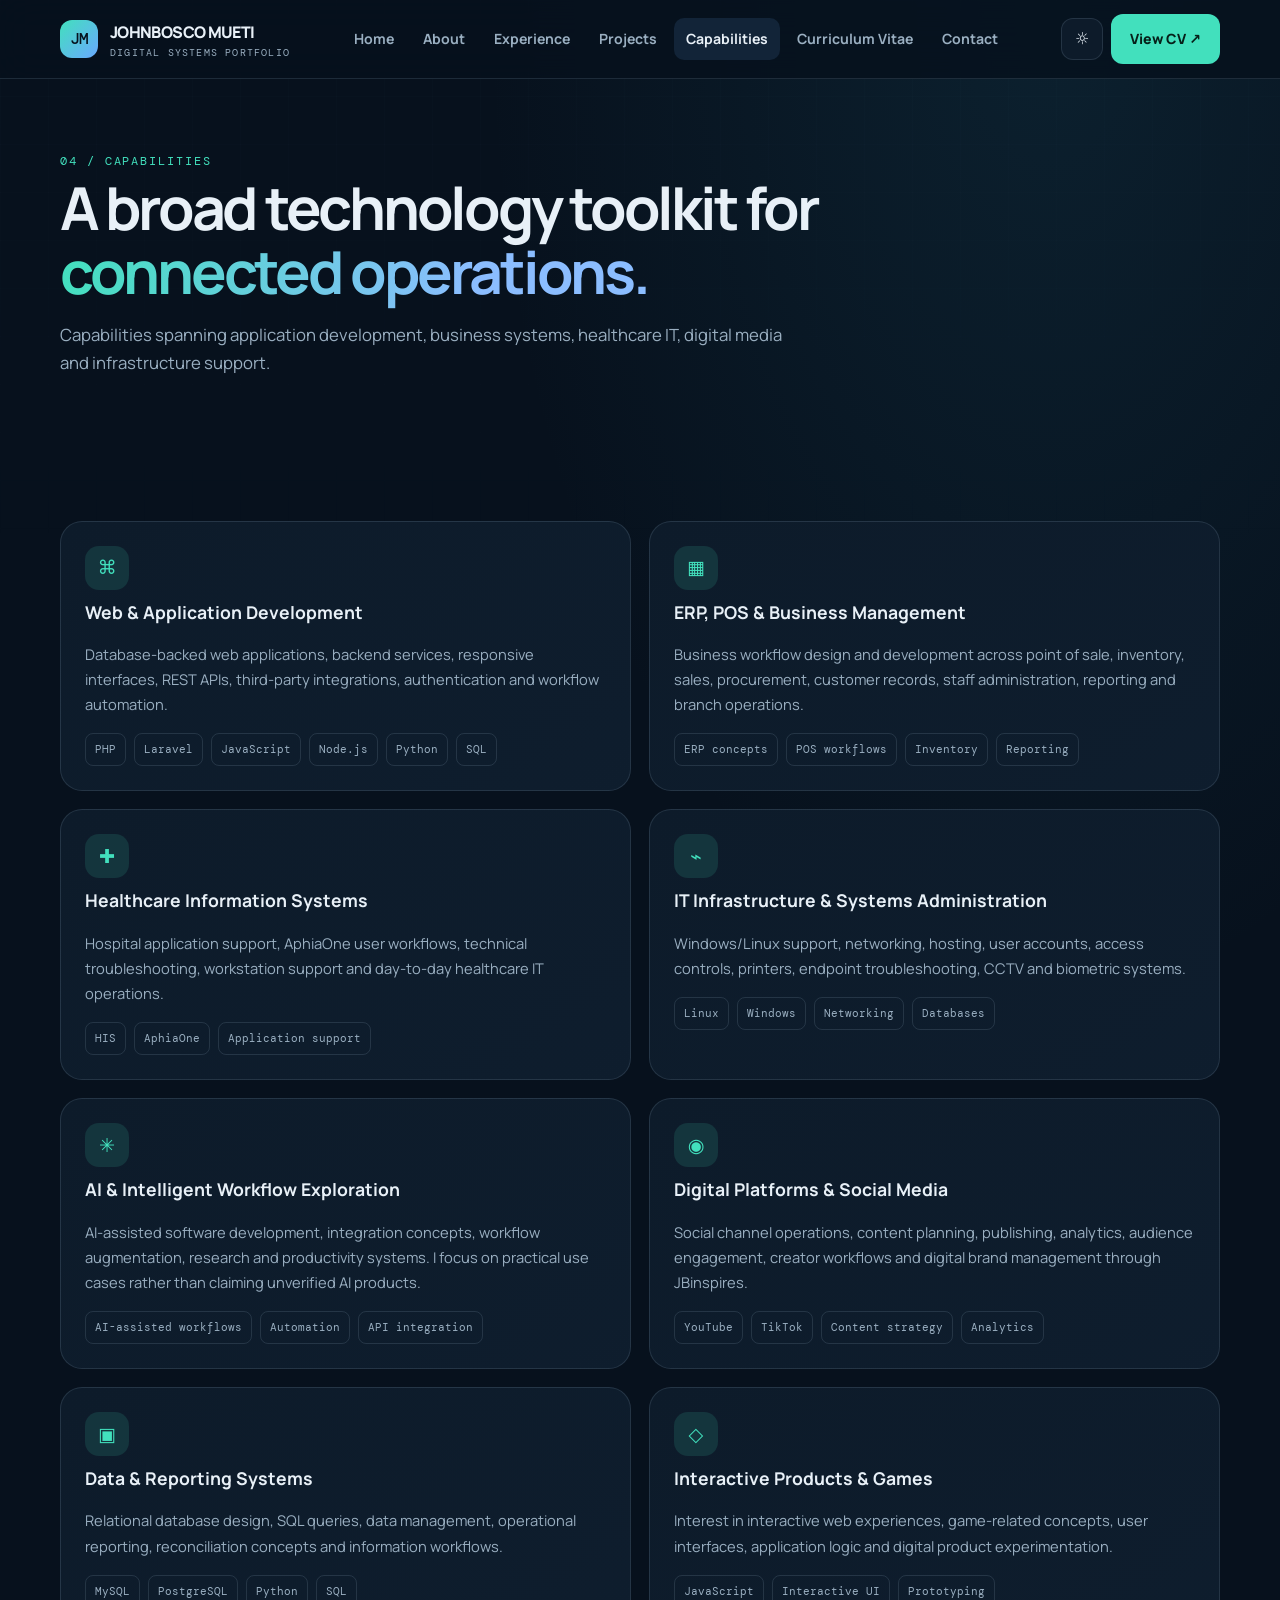
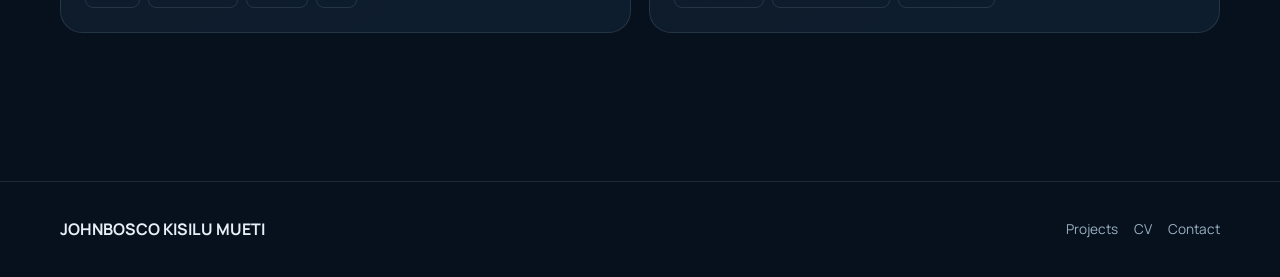
<file: services.html>
<!doctype html><html lang="en"><head><meta charset="utf-8"><meta name="viewport" content="width=device-width,initial-scale=1"><title>Capabilities | Johnbosco Mueti</title><meta name="description" content="Software development, ERP/POS, healthcare IT, AI workflow integration and IT operations capabilities."><link rel="stylesheet" href="assets/css/style.css"></head><body>
<header class="site-header"><div class="container nav-wrap"><a class="brand" href="index.html"><span class="brand-mark">JM</span><span>JOHNBOSCO MUETI<small>DIGITAL SYSTEMS PORTFOLIO</small></span></a><nav class="nav-links" id="primary-nav"><a href="index.html">Home</a><a href="about.html">About</a><a href="experience.html">Experience</a><a href="projects.html">Projects</a><a href="services.html">Capabilities</a><a href="cv.html">Curriculum Vitae</a><a href="contact.html">Contact</a></nav><div class="nav-actions"><button class="icon-btn" id="theme-toggle">☼</button><a class="btn btn-primary" href="cv.html">View CV ↗</a><button class="menu-btn" id="menu-toggle" aria-label="Open navigation" aria-expanded="false">☰</button></div></div></header>
<main><section class="page-hero"><div class="container"><div class="eyebrow">04 / CAPABILITIES</div><h1 class="page-title">A broad technology toolkit for <span class="gradient-text">connected operations.</span></h1><p>Capabilities spanning application development, business systems, healthcare IT, digital media and infrastructure support.</p></div></section>
<section class="section"><div class="container grid-2">
<article class="card reveal"><div class="card-icon">⌘</div><h3>Web & Application Development</h3><p>Database-backed web applications, backend services, responsive interfaces, REST APIs, third-party integrations, authentication and workflow automation.</p><div class="tag-list"><span class="tag">PHP</span><span class="tag">Laravel</span><span class="tag">JavaScript</span><span class="tag">Node.js</span><span class="tag">Python</span><span class="tag">SQL</span></div></article>
<article class="card reveal delay-1"><div class="card-icon">▦</div><h3>ERP, POS & Business Management</h3><p>Business workflow design and development across point of sale, inventory, sales, procurement, customer records, staff administration, reporting and branch operations.</p><div class="tag-list"><span class="tag">ERP concepts</span><span class="tag">POS workflows</span><span class="tag">Inventory</span><span class="tag">Reporting</span></div></article>
<article class="card reveal"><div class="card-icon">✚</div><h3>Healthcare Information Systems</h3><p>Hospital application support, AphiaOne user workflows, technical troubleshooting, workstation support and day-to-day healthcare IT operations.</p><div class="tag-list"><span class="tag">HIS</span><span class="tag">AphiaOne</span><span class="tag">Application support</span></div></article>
<article class="card reveal delay-1"><div class="card-icon">⌁</div><h3>IT Infrastructure & Systems Administration</h3><p>Windows/Linux support, networking, hosting, user accounts, access controls, printers, endpoint troubleshooting, CCTV and biometric systems.</p><div class="tag-list"><span class="tag">Linux</span><span class="tag">Windows</span><span class="tag">Networking</span><span class="tag">Databases</span></div></article>
<article class="card reveal"><div class="card-icon">✳</div><h3>AI & Intelligent Workflow Exploration</h3><p>AI-assisted software development, integration concepts, workflow augmentation, research and productivity systems. I focus on practical use cases rather than claiming unverified AI products.</p><div class="tag-list"><span class="tag">AI-assisted workflows</span><span class="tag">Automation</span><span class="tag">API integration</span></div></article>
<article class="card reveal delay-1"><div class="card-icon">◉</div><h3>Digital Platforms & Social Media</h3><p>Social channel operations, content planning, publishing, analytics, audience engagement, creator workflows and digital brand management through JBinspires.</p><div class="tag-list"><span class="tag">YouTube</span><span class="tag">TikTok</span><span class="tag">Content strategy</span><span class="tag">Analytics</span></div></article>
<article class="card reveal"><div class="card-icon">▣</div><h3>Data & Reporting Systems</h3><p>Relational database design, SQL queries, data management, operational reporting, reconciliation concepts and information workflows.</p><div class="tag-list"><span class="tag">MySQL</span><span class="tag">PostgreSQL</span><span class="tag">Python</span><span class="tag">SQL</span></div></article>
<article class="card reveal delay-1"><div class="card-icon">◇</div><h3>Interactive Products & Games</h3><p>Interest in interactive web experiences, game-related concepts, user interfaces, application logic and digital product experimentation.</p><div class="tag-list"><span class="tag">JavaScript</span><span class="tag">Interactive UI</span><span class="tag">Prototyping</span></div></article>
</div></section></main>
<footer class="site-footer"><div class="container footer-inner"><strong>JOHNBOSCO KISILU MUETI</strong><div class="footer-links"><a href="projects.html">Projects</a><a href="cv.html">CV</a><a href="contact.html">Contact</a></div></div></footer><button class="back-top" aria-label="Back to top">↑</button><script src="assets/js/main.js" defer></script></body></html>
</file>
<file: assets/css/style.css>
@import url('https://fonts.googleapis.com/css2?family=DM+Mono:wght@400;500&family=Manrope:wght@400;500;600;700;800&display=swap');
:root{color-scheme:dark;--bg:#07111d;--surface:#0d1b2a;--surface2:#122438;--text:#e8f0f7;--muted:#9aafc1;--line:rgba(174,205,225,.14);--accent:#42e0bd;--accent2:#69a9ff;--shadow:0 24px 70px rgba(0,0,0,.28);--radius:22px;--max:1160px}
:root[data-theme="light"]{color-scheme:light;--bg:#f4f7fb;--surface:#fff;--surface2:#eaf0f6;--text:#102033;--muted:#5d7083;--line:rgba(23,54,82,.13);--accent:#087f70;--accent2:#2869c8;--shadow:0 22px 60px rgba(29,55,82,.1)}
*{box-sizing:border-box}html{scroll-behavior:smooth;scroll-padding-top:100px}body{margin:0;background:radial-gradient(ellipse at 82% 0%,rgba(36,113,139,.16),transparent 38%),var(--bg);color:var(--text);font-family:Manrope,system-ui,sans-serif;line-height:1.7;min-height:100vh}body:before{content:"";position:fixed;inset:0;pointer-events:none;opacity:.12;background-image:linear-gradient(var(--line) 1px,transparent 1px),linear-gradient(90deg,var(--line) 1px,transparent 1px);background-size:48px 48px;mask-image:linear-gradient(to bottom,black,transparent 75%);z-index:-1}a{color:inherit;text-decoration:none}img{max-width:100%;display:block}button,input,select,textarea{font:inherit}.container{width:min(var(--max),calc(100% - 40px));margin-inline:auto}.mono,.eyebrow,.tag,.nav-status,.meta{font-family:"DM Mono",monospace}.eyebrow{color:var(--accent);font-size:.75rem;letter-spacing:.16em;text-transform:uppercase}.muted{color:var(--muted)}.section{padding:88px 0}.section-head{display:flex;align-items:end;justify-content:space-between;gap:24px;margin-bottom:30px}.section-head h2,.page-title{font-size:clamp(2rem,5vw,3.7rem);letter-spacing:-.055em;line-height:1.08;margin:.3rem 0}.section-head p{max-width:560px;color:var(--muted);margin:0}.site-header{position:sticky;top:0;z-index:50;background:color-mix(in srgb,var(--bg) 84%,transparent);backdrop-filter:blur(18px);border-bottom:1px solid var(--line)}.nav-wrap{height:78px;display:flex;align-items:center;justify-content:space-between;gap:24px}.brand{display:flex;align-items:center;gap:12px;font-weight:800;letter-spacing:-.04em}.brand-mark{width:38px;height:38px;display:grid;place-items:center;border-radius:12px;background:linear-gradient(135deg,var(--accent),var(--accent2));color:#06131e;font-family:"DM Mono";font-weight:500}.brand small{display:block;font:10px "DM Mono";letter-spacing:.12em;color:var(--muted)}.nav-links{display:flex;align-items:center;gap:5px}.nav-links a{padding:9px 12px;border-radius:10px;color:var(--muted);font-size:.88rem;font-weight:700;transition:.25s}.nav-links a:hover,.nav-links a.active{color:var(--text);background:var(--surface2)}.nav-actions{display:flex;gap:8px;align-items:center}.icon-btn,.menu-btn{width:42px;height:42px;border:1px solid var(--line);background:var(--surface);color:var(--text);border-radius:12px;cursor:pointer}.menu-btn{display:none}.btn{display:inline-flex;align-items:center;justify-content:center;gap:10px;padding:12px 18px;border-radius:12px;border:1px solid var(--line);font-weight:800;font-size:.88rem;transition:transform .25s,border-color .25s,background .25s;cursor:pointer}.btn:hover{transform:translateY(-3px);border-color:var(--accent)}.btn-primary{background:var(--accent);color:#062019;border-color:transparent}.btn-secondary{background:var(--surface)}.btn-quiet{background:transparent;color:var(--muted)}.hero{padding:96px 0 74px;position:relative;overflow:hidden}.hero-grid{display:grid;grid-template-columns:1.35fr .65fr;gap:50px;align-items:center}.hero h1{font-size:clamp(3rem,7vw,6.4rem);line-height:.98;letter-spacing:-.075em;margin:18px 0 22px;max-width:850px}.gradient-text{background:linear-gradient(100deg,var(--accent),#8bbdff 70%);-webkit-background-clip:text;background-clip:text;color:transparent}.hero-copy{font-size:1.08rem;color:var(--muted);max-width:690px}.hero-actions{display:flex;flex-wrap:wrap;gap:12px;margin:28px 0}.hero-meta{display:flex;gap:22px;flex-wrap:wrap;color:var(--muted);font:12px "DM Mono"}.hero-meta span:before{content:"";display:inline-block;width:7px;height:7px;border-radius:50%;background:var(--accent);margin:0 9px 1px 0;box-shadow:0 0 15px var(--accent)}.profile-panel{position:relative;padding:28px;border:1px solid var(--line);border-radius:28px;background:linear-gradient(145deg,var(--surface2),var(--surface));box-shadow:var(--shadow);overflow:hidden}.profile-panel:after{content:"";position:absolute;width:230px;height:230px;border-radius:50%;right:-100px;top:-110px;background:var(--accent);filter:blur(90px);opacity:.18}.avatar{width:108px;height:108px;border-radius:25px;object-fit:cover;border:1px solid var(--line);margin-bottom:20px}.profile-panel h3{margin:0;font-size:1.3rem}.profile-panel p{color:var(--muted);font-size:.9rem}.status{display:inline-flex;align-items:center;gap:8px;border:1px solid var(--line);padding:7px 10px;border-radius:99px;font:11px "DM Mono";color:var(--accent)}.status:before{content:"";width:7px;height:7px;background:var(--accent);border-radius:50%;box-shadow:0 0 12px var(--accent)}.stat-grid{display:grid;grid-template-columns:repeat(3,1fr);gap:12px;margin-top:20px}.stat{padding:14px;border:1px solid var(--line);border-radius:15px;background:color-mix(in srgb,var(--surface) 75%,transparent)}.stat strong{display:block;font-size:1.5rem;letter-spacing:-.05em}.stat span{font:10px "DM Mono";color:var(--muted);text-transform:uppercase}.grid-2{display:grid;grid-template-columns:repeat(2,1fr);gap:18px}.grid-3{display:grid;grid-template-columns:repeat(3,1fr);gap:18px}.card{padding:24px;border:1px solid var(--line);border-radius:var(--radius);background:linear-gradient(145deg,var(--surface),color-mix(in srgb,var(--surface) 76%,var(--surface2)));transition:transform .3s,border-color .3s,box-shadow .3s}.card:hover{transform:translateY(-6px);border-color:color-mix(in srgb,var(--accent) 60%,var(--line));box-shadow:var(--shadow)}.card h3{margin:8px 0;font-size:1.1rem}.card p{color:var(--muted);font-size:.92rem}.card-icon{width:44px;height:44px;display:grid;place-items:center;border-radius:14px;background:color-mix(in srgb,var(--accent) 13%,var(--surface));color:var(--accent);font-size:1.2rem}.tag-list{display:flex;flex-wrap:wrap;gap:8px;margin-top:16px}.tag{font-size:.7rem;padding:6px 9px;border:1px solid var(--line);border-radius:8px;color:var(--muted)}.skill-group{padding:22px;border-left:2px solid var(--accent);background:var(--surface);border-radius:0 16px 16px 0}.skill-group h3{margin:0 0 10px}.timeline{border-left:1px solid var(--line);margin-left:8px;padding-left:28px}.timeline-item{position:relative;padding:0 0 30px}.timeline-item:before{content:"";position:absolute;width:10px;height:10px;left:-34px;top:8px;border-radius:50%;background:var(--accent);box-shadow:0 0 0 5px color-mix(in srgb,var(--accent) 15%,transparent)}.timeline-item h3{margin:0}.timeline-item .meta{font-size:.72rem;color:var(--accent)}.project-toolbar{display:flex;gap:10px;flex-wrap:wrap;margin:24px 0}.field{background:var(--surface);color:var(--text);border:1px solid var(--line);border-radius:12px;padding:12px 14px;min-width:180px;outline:none}.field:focus{border-color:var(--accent)}.project-grid{display:grid;grid-template-columns:repeat(3,1fr);gap:18px}.project-card{min-height:255px;display:flex;flex-direction:column}.project-card .project-bottom{margin-top:auto;display:flex;justify-content:space-between;align-items:center;gap:10px;padding-top:18px}.project-card a{color:var(--accent);font-weight:800;font-size:.85rem}.pagination{display:flex;align-items:center;justify-content:center;gap:8px;margin:30px 0}.page-btn{min-width:40px;height:40px;border:1px solid var(--line);border-radius:10px;background:var(--surface);color:var(--text);cursor:pointer}.page-btn[aria-current="page"]{background:var(--accent);color:#062019;border-color:var(--accent);font-weight:900}.page-btn:disabled{opacity:.35;cursor:not-allowed}.empty-state{padding:36px;text-align:center;border:1px dashed var(--line);border-radius:18px;color:var(--muted)}.page-hero{padding:72px 0 38px}.page-hero .page-title{max-width:850px}.page-hero p{max-width:740px;color:var(--muted);font-size:1.05rem}.social-grid{display:grid;grid-template-columns:repeat(3,1fr);gap:12px}.social-link{display:flex;align-items:center;gap:12px;padding:16px;border:1px solid var(--line);border-radius:14px;background:var(--surface);font-weight:800;transition:.25s}.social-link:hover{border-color:var(--accent);transform:translateY(-3px)}.social-link span{color:var(--muted);display:block;font-size:.75rem;font-weight:500}.cv-frame{width:100%;height:850px;border:1px solid var(--line);border-radius:18px;background:white}.callout{padding:26px;border:1px solid color-mix(in srgb,var(--accent) 35%,var(--line));border-radius:18px;background:color-mix(in srgb,var(--accent) 7%,var(--surface))}.site-footer{border-top:1px solid var(--line);padding:34px 0;margin-top:60px}.footer-inner{display:flex;justify-content:space-between;gap:20px;align-items:center;flex-wrap:wrap}.footer-links{display:flex;gap:16px;flex-wrap:wrap;color:var(--muted);font-size:.85rem}.reveal{opacity:0;transform:translateY(22px);transition:opacity .7s ease,transform .7s cubic-bezier(.2,.7,.2,1)}.reveal.visible{opacity:1;transform:none}.delay-1{transition-delay:.1s}.delay-2{transition-delay:.2s}.delay-3{transition-delay:.3s}.type-cursor:after{content:"";display:inline-block;width:2px;height:1em;background:var(--accent);margin-left:5px;vertical-align:-.08em;animation:blink 1s steps(2) infinite}.back-top{position:fixed;right:22px;bottom:22px;width:46px;height:46px;border:0;border-radius:14px;background:var(--accent);color:#052019;box-shadow:var(--shadow);cursor:pointer;opacity:0;pointer-events:none;transform:translateY(12px);transition:.25s;z-index:30}.back-top.show{opacity:1;pointer-events:auto;transform:none}.toast{position:fixed;left:50%;bottom:24px;transform:translate(-50%,20px);padding:12px 18px;border-radius:12px;background:var(--text);color:var(--bg);font-size:.85rem;opacity:0;transition:.25s;z-index:80}.toast.show{opacity:1;transform:translate(-50%,0)}.loading{color:var(--muted);padding:30px;text-align:center}.shimmer{background:linear-gradient(90deg,var(--surface),var(--surface2),var(--surface));background-size:200% 100%;animation:shimmer 1.5s infinite}@keyframes blink{to{visibility:hidden}}@keyframes shimmer{to{background-position:-200% 0}}@keyframes float{50%{transform:translateY(-9px)}}@media(max-width:900px){.hero-grid{grid-template-columns:1fr;gap:28px}.profile-panel{max-width:560px}.grid-3,.project-grid{grid-template-columns:repeat(2,1fr)}.nav-links{gap:0}.nav-links a{padding:8px;font-size:.8rem}}@media(max-width:700px){.container{width:min(100% - 28px,var(--max))}.nav-wrap{height:68px}.menu-btn{display:block}.nav-links{display:none;position:absolute;top:68px;left:0;right:0;padding:14px;background:var(--surface);border-bottom:1px solid var(--line);flex-direction:column;align-items:stretch}.nav-links.open{display:flex}.nav-links a{padding:12px}.nav-actions .btn{display:none}.hero{padding:65px 0 45px}.section{padding:60px 0}.section-head{display:block}.grid-2,.grid-3,.project-grid{grid-template-columns:1fr}.social-grid{grid-template-columns:repeat(2,1fr)}.cv-frame{height:620px}.stat-grid{gap:7px}.stat{padding:10px}.stat strong{font-size:1.2rem}.page-hero{padding:50px 0 25px}}@media(prefers-reduced-motion:reduce){*,*:before,*:after{scroll-behavior:auto!important;animation-duration:.01ms!important;animation-iteration-count:1!important;transition-duration:.01ms!important}.reveal{opacity:1;transform:none}}
</file>
